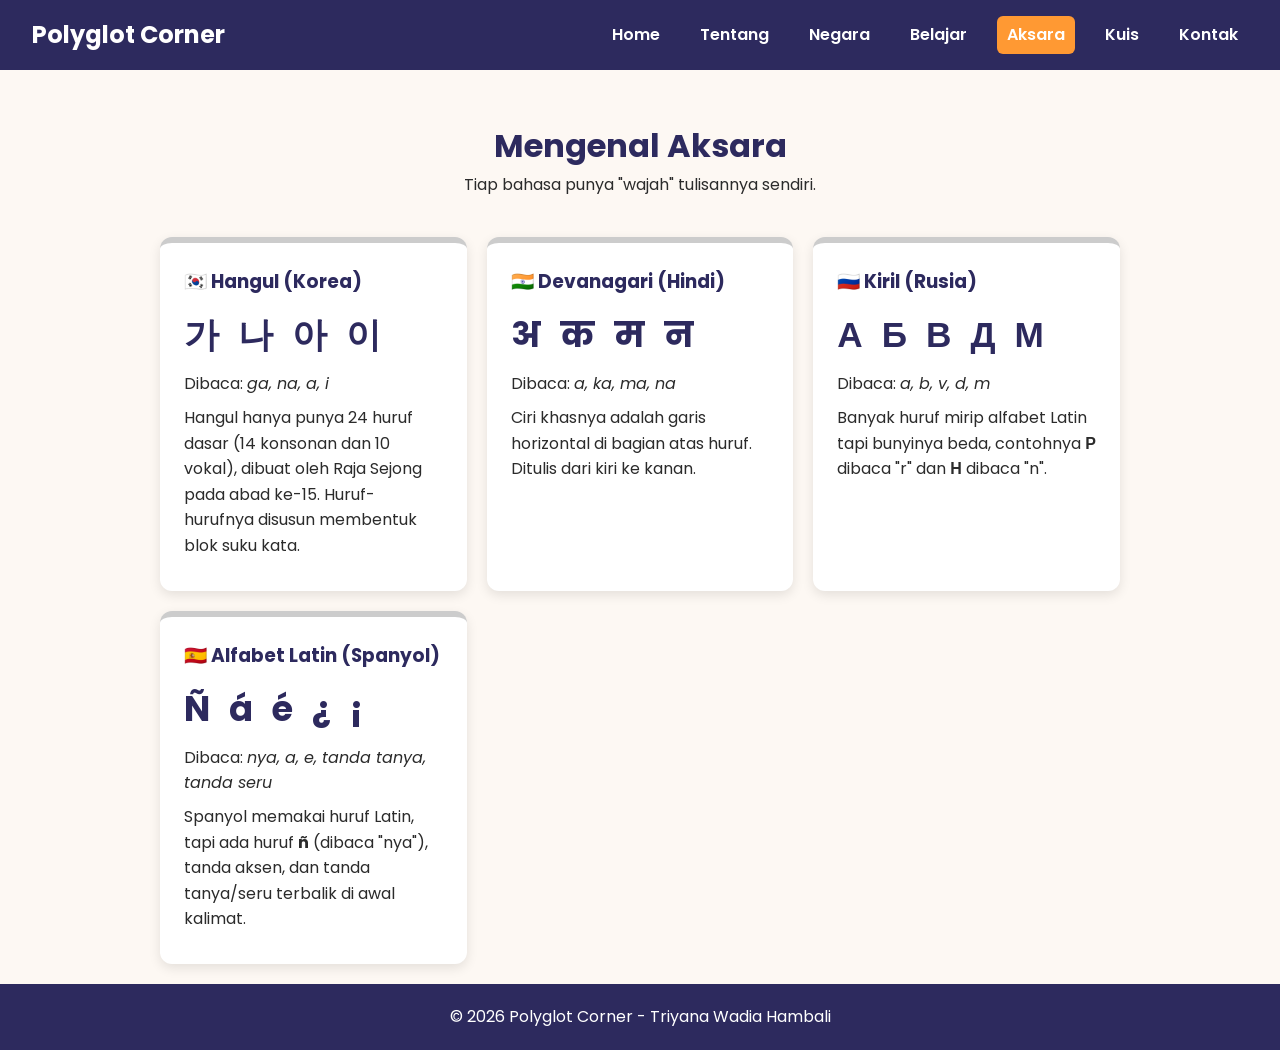
<file: aksara.html>
<!DOCTYPE html>
<html lang="id">
    <head>
        <meta charset="UTF-8">
        <meta name="viewport" content="width=device-width, initial-scale=1.0">
        <title>Polyglot Corner</title>
        <link rel="stylesheet" href="style.css">
        <link href="https://fonts.googleapis.com/css2?family=Poppins:wght@400;600;700&display=swap" rel="stylesheet">
    </head>
    <body>

        <header id="triyana_header">
            <h1 class="triyana_logo">Polyglot Corner</h1>
            <button id="triyana_hamburger" class="triyana_hamburger" aria-label="Buka menu">☰</button>
            <nav class="triyana_menu" id="triyana_menu">
                <a href="index.html#triyana_home">Home</a>
                <a href="index.html#triyana_tentang">Tentang</a>
                <a href="negara.html">Negara</a>
                <a href="belajar.html">Belajar</a>
                <a href="aksara.html">Aksara</a>
                <a href="kuis.html">Kuis</a>
                <a href="index.html#triyana_kontak">Kontak</a>
            </nav>
        </header>

       <main id="triyana_main">
            <section class="triyana_judul_halaman">
                <h2>Mengenal Aksara</h2>
                <p>Tiap bahasa punya "wajah" tulisannya sendiri.</p>
            </section>

            <section class="triyana_aksara_wrap">

                <article class="triyana_aksara_kartu triyana_korea">
                    <h3>🇰🇷 Hangul (Korea)</h3>
                    <p class="triyana_huruf_besar">가 나 아 이</p>
                    <p>Dibaca: <em>ga, na, a, i</em></p>
                    <p>Hangul hanya punya 24 huruf dasar (14 konsonan dan 10 vokal), dibuat oleh Raja Sejong pada abad ke-15. Huruf-hurufnya disusun membentuk blok suku kata.</p>
                </article>

                <article class="triyana_aksara_kartu triyana_india">
                    <h3>🇮🇳 Devanagari (Hindi)</h3>
                    <p class="triyana_huruf_besar">अ क म न</p>
                    <p>Dibaca: <em>a, ka, ma, na</em></p>
                    <p>Ciri khasnya adalah garis horizontal di bagian atas huruf. Ditulis dari kiri ke kanan.</p>
                </article>

                <article class="triyana_aksara_kartu triyana_rusia">
                    <h3>🇷🇺 Kiril (Rusia)</h3>
                    <p class="triyana_huruf_besar">А Б В Д М</p>
                    <p>Dibaca: <em>a, b, v, d, m</em></p>
                    <p>Banyak huruf mirip alfabet Latin tapi bunyinya beda, contohnya <strong>Р</strong> dibaca "r" dan <strong>Н</strong> dibaca "n".</p>
                </article>

                <article class="triyana_aksara_kartu triyana_spanyol">
                    <h3>🇪🇸 Alfabet Latin (Spanyol)</h3>
                    <p class="triyana_huruf_besar">Ñ á é ¿ ¡</p>
                    <p>Dibaca: <em>nya, a, e, tanda tanya, tanda seru</em></p>
                    <p>Spanyol memakai huruf Latin, tapi ada huruf <strong>ñ</strong> (dibaca "nya"), tanda aksen, dan tanda tanya/seru terbalik di awal kalimat.</p>
                </article>

            </section>
        </main>

        <footer id="triyana_footer">
            <p>&copy; 2026 Polyglot Corner - Triyana Wadia Hambali</p>
        </footer>

        <script src="script.js"></script>
    </body>
</html>
</file>
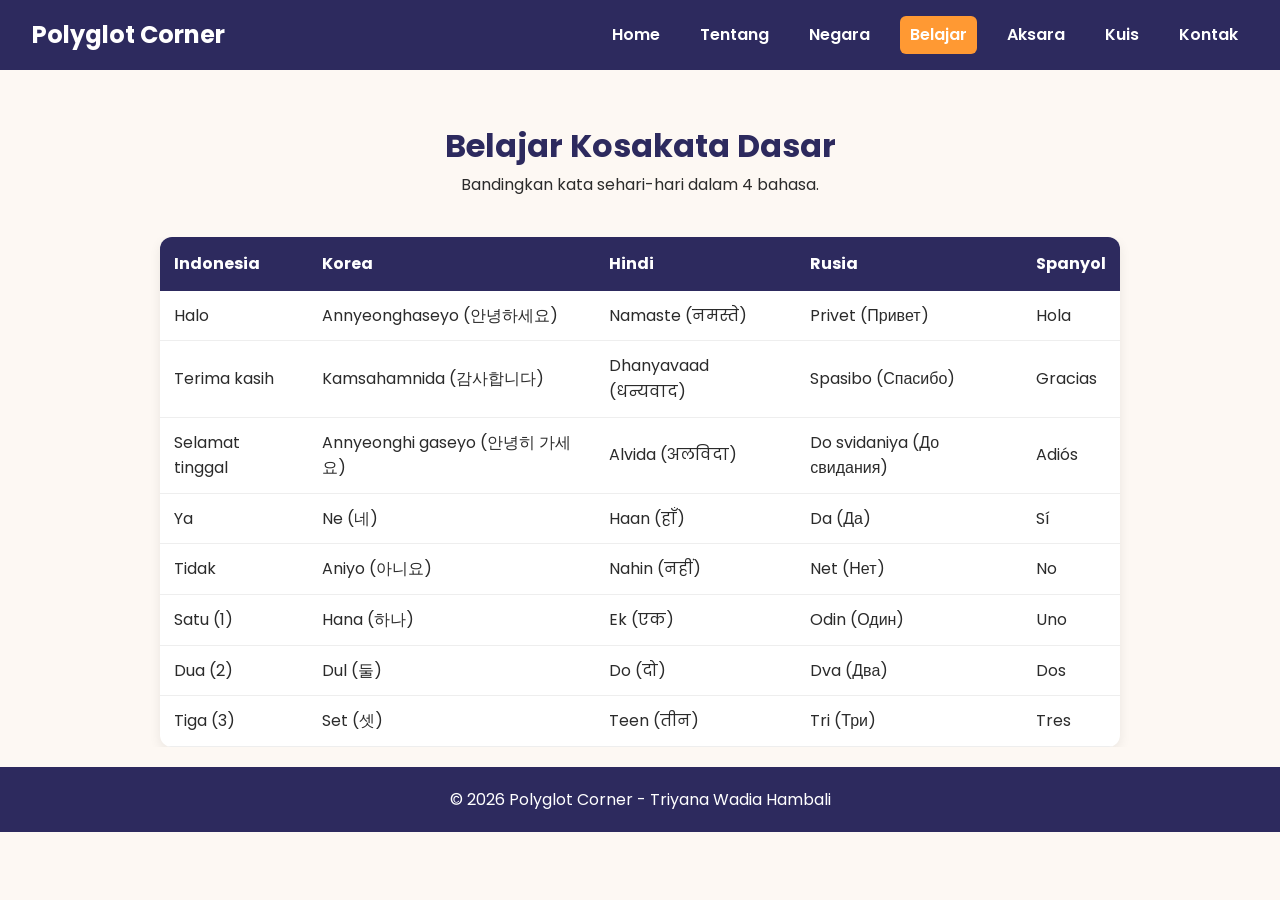
<file: belajar.html>
<!DOCTYPE html>
<html lang="id">
    <head>
        <meta charset="UTF-8">
        <meta name="viewport" content="width=device-width, initial-scale=1.0">
        <title>Polyglot Corner</title>
        <link rel="stylesheet" href="style.css">
        <link href="https://fonts.googleapis.com/css2?family=Poppins:wght@400;600;700&display=swap" rel="stylesheet">
    </head>
    <body>

        <header id="triyana_header">
            <h1 class="triyana_logo">Polyglot Corner</h1>
            <button id="triyana_hamburger" class="triyana_hamburger" aria-label="Buka menu">☰</button>
            <nav class="triyana_menu" id="triyana_menu">
                <a href="index.html#triyana_home">Home</a>
                <a href="index.html#triyana_tentang">Tentang</a>
                <a href="negara.html">Negara</a>
                <a href="belajar.html">Belajar</a>
                <a href="aksara.html">Aksara</a>
                <a href="kuis.html">Kuis</a>
                <a href="index.html#triyana_kontak">Kontak</a>
            </nav>
        </header>

        <main id="triyana_main">
            <section class="triyana_judul_halaman">
                <h2>Belajar Kosakata Dasar</h2>
                <p>Bandingkan kata sehari-hari dalam 4 bahasa.</p>
            </section>

            <div class="triyana_tabel_wrap">
                <table class="triyana_tabel">
                    <thead>
                        <tr>
                        <th>Indonesia</th>
                        <th>Korea</th>
                        <th>Hindi</th>
                        <th>Rusia</th>
                        <th>Spanyol</th>
                        </tr>
                    </thead>
                    <tbody>
                        <tr><td>Halo</td><td>Annyeonghaseyo (안녕하세요)</td><td>Namaste (नमस्ते)</td><td>Privet (Привет)</td><td>Hola</td></tr>
                        <tr><td>Terima kasih</td><td>Kamsahamnida (감사합니다)</td><td>Dhanyavaad (धन्यवाद)</td><td>Spasibo (Спасибо)</td><td>Gracias</td></tr>
                        <tr><td>Selamat tinggal</td><td>Annyeonghi gaseyo (안녕히 가세요)</td><td>Alvida (अलविदा)</td><td>Do svidaniya (До свидания)</td><td>Adiós</td></tr>
                        <tr><td>Ya</td><td>Ne (네)</td><td>Haan (हाँ)</td><td>Da (Да)</td><td>Sí</td></tr>
                        <tr><td>Tidak</td><td>Aniyo (아니요)</td><td>Nahin (नहीं)</td><td>Net (Нет)</td><td>No</td></tr>
                        <tr><td>Satu (1)</td><td>Hana (하나)</td><td>Ek (एक)</td><td>Odin (Один)</td><td>Uno</td></tr>
                        <tr><td>Dua (2)</td><td>Dul (둘)</td><td>Do (दो)</td><td>Dva (Два)</td><td>Dos</td></tr>
                        <tr><td>Tiga (3)</td><td>Set (셋)</td><td>Teen (तीन)</td><td>Tri (Три)</td><td>Tres</td></tr>
                    </tbody>
                </table>
            </div>
        </main>

        <footer id="triyana_footer">
            <p>&copy; 2026 Polyglot Corner - Triyana Wadia Hambali</p>
        </footer>

        <script src="script.js"></script>
    </body>
</html>
</file>
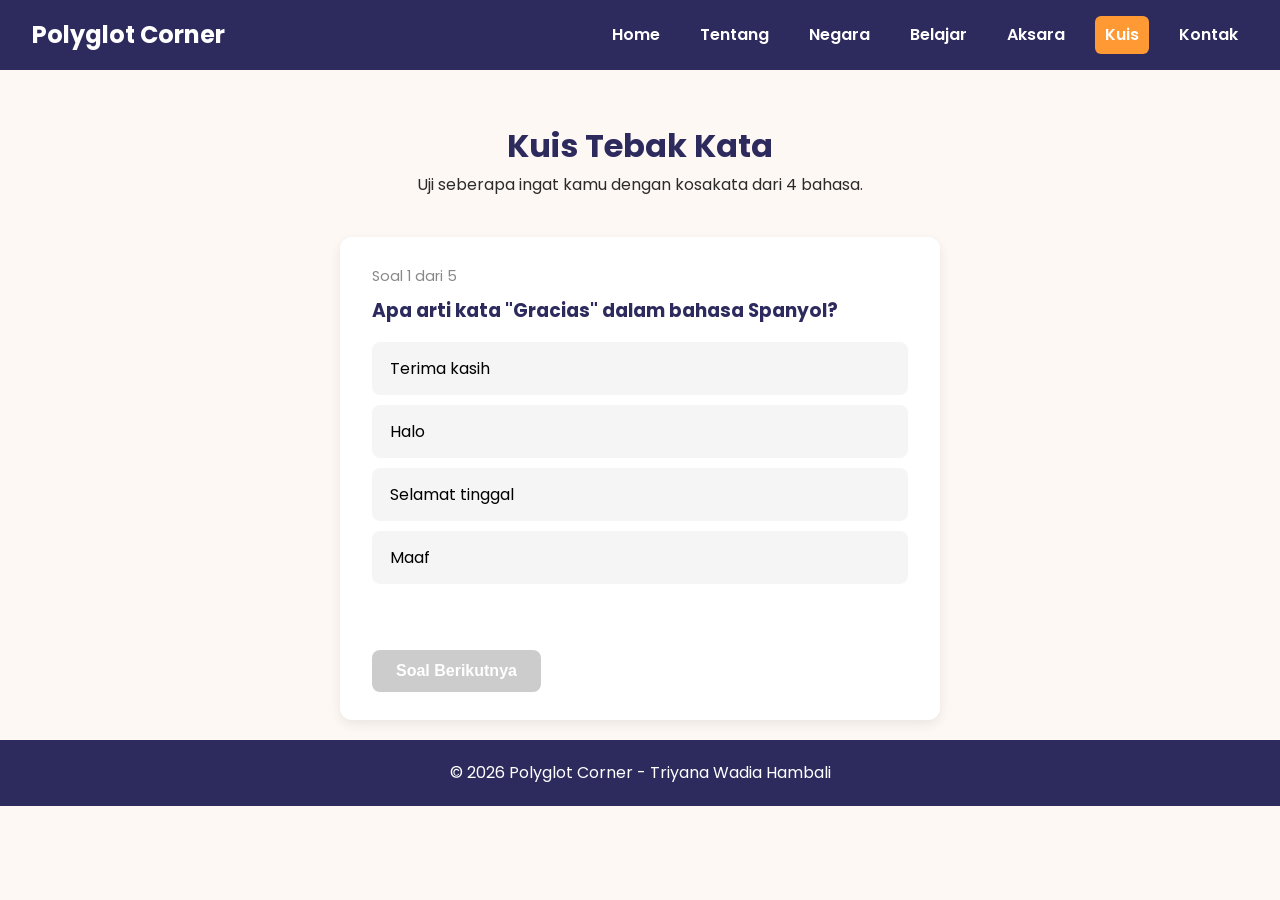
<file: kuis.html>
<!DOCTYPE html>
<html lang="id">
    <head>
        <meta charset="UTF-8">
        <meta name="viewport" content="width=device-width, initial-scale=1.0">
        <title>Polyglot Corner</title>
        <link rel="stylesheet" href="style.css">
        <link href="https://fonts.googleapis.com/css2?family=Poppins:wght@400;600;700&display=swap" rel="stylesheet">
    </head>
    <body>

        <header id="triyana_header">
            <h1 class="triyana_logo">Polyglot Corner</h1>
            <button id="triyana_hamburger" class="triyana_hamburger" aria-label="Buka menu">☰</button>
            <nav class="triyana_menu" id="triyana_menu">
                <a href="index.html#triyana_home">Home</a>
                <a href="index.html#triyana_tentang">Tentang</a>
                <a href="negara.html">Negara</a>
                <a href="belajar.html">Belajar</a>
                <a href="aksara.html">Aksara</a>
                <a href="kuis.html">Kuis</a>
                <a href="index.html#triyana_kontak">Kontak</a>
            </nav>
        </header>

       <main id="triyana_main">
            <section class="triyana_judul_halaman">
                <h2>Kuis Tebak Kata</h2>
                <p>Uji seberapa ingat kamu dengan kosakata dari 4 bahasa.</p>
            </section>

            <section class="triyana_kuis_box">

                <div id="triyana_kuis_area">
                <p id="triyana_kuis_progress"></p>
                <h3 id="triyana_kuis_soal"></h3>
                <div id="triyana_kuis_opsi"></div>
                <p id="triyana_kuis_feedback"></p>
                <button id="triyana_kuis_next" class="triyana_tombol">Soal Berikutnya</button>
                </div>

                <div id="triyana_kuis_hasil">
                <h3>Kuis Selesai! 🎉</h3>
                <p id="triyana_kuis_skor"></p>
                <button id="triyana_kuis_ulang" class="triyana_tombol">Main Lagi</button>
                </div>

            </section>
        </main>

        <footer id="triyana_footer">
            <p>&copy; 2026 Polyglot Corner - Triyana Wadia Hambali</p>
        </footer>

        <script src="script.js"></script>
    </body>
</html>
</file>
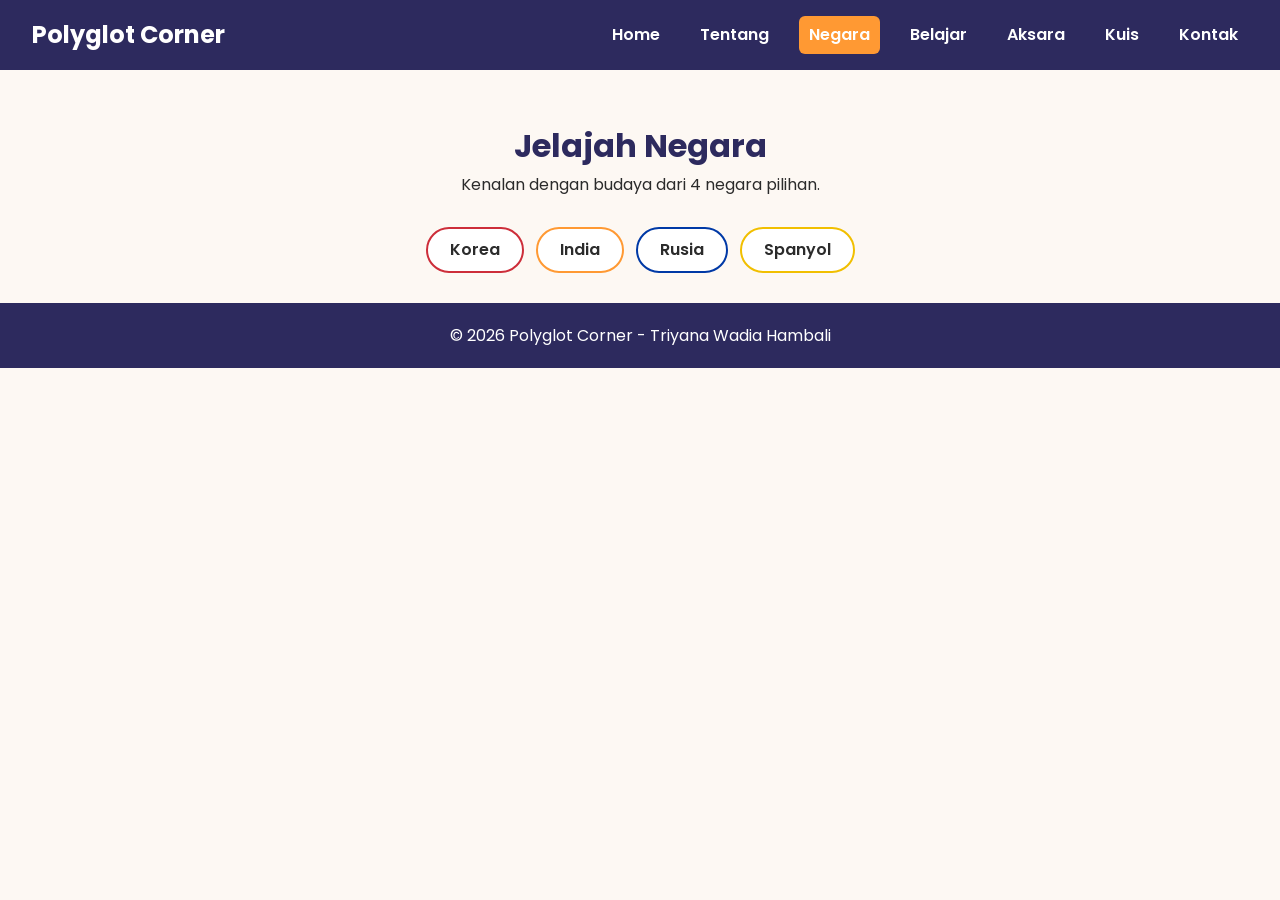
<file: negara.html>
<!DOCTYPE html>
<html lang="id">
  <head>
    <meta charset="UTF-8">
    <meta name="viewport" content="width=device-width, initial-scale=1.0">
    <title>Negara - Polyglot Corner</title>
    <link href="https://fonts.googleapis.com/css2?family=Poppins:wght@400;600;700&display=swap" rel="stylesheet">
    <link rel="stylesheet" href="style.css">
  </head>
  <body>

    <header id="triyana_header">
      <h1 class="triyana_logo"><a href="index.html#triyana_home">Polyglot Corner</a></h1>
      <button id="triyana_hamburger" class="triyana_hamburger" aria-label="Buka menu">☰</button>
      <nav class="triyana_menu" id="triyana_menu">
        <a href="index.html#triyana_home">Home</a>
        <a href="index.html#triyana_tentang">Tentang</a>
        <a href="negara.html">Negara</a>
        <a href="belajar.html">Belajar</a>
        <a href="aksara.html">Aksara</a>
        <a href="kuis.html">Kuis</a>
        <a href="index.html#triyana_kontak">Kontak</a>
      </nav>
    </header>

    <main id="triyana_main">

      <section class="triyana_judul_halaman">
        <h2>Jelajah Negara</h2>
        <p>Kenalan dengan budaya dari 4 negara pilihan.</p>
      </section>

      <!-- Tombol loncat ke negara -->
      <nav class="triyana_subnav">
        <a href="korea.html" class="triyana_pill triyana_korea">Korea</a>
        <a href="india.html" class="triyana_pill triyana_india">India</a>
        <a href="rusia.html" class="triyana_pill triyana_rusia">Rusia</a>
        <a href="spanyol.html" class="triyana_pill triyana_spanyol">Spanyol</a>
      </nav>
    </main>
    <footer id="triyana_footer">
      <p>&copy; 2026 Polyglot Corner - Triyana Wadia Hambali</p>
    </footer>
    <script src="script.js"></script>
  </body>
</html>
</file>
<file: style.css>
/* 1. WARNA & RESET */
:root {
  --triyana_bg: #fdf8f3;
  --triyana_utama: #2d2a5e;
  --triyana_aksen: #ff9933;
  --triyana_teks: #2b2b2b;
}

* {
  margin: 0;
  padding: 0;
  box-sizing: border-box;
}

html {
  scroll-behavior: smooth;
}

body {
  font-family: 'Poppins', 'Noto Sans', sans-serif;
  background: var(--triyana_bg);
  color: var(--triyana_teks);
  line-height: 1.6;
}

/* 2. HEADER & MENU */
#triyana_header {
  background: var(--triyana_utama);
  color: white;
  padding: 16px 32px;
  display: flex;
  justify-content: space-between;
  align-items: center;
  flex-wrap: wrap;
  gap: 12px;
  position: sticky;
  top: 0;
  z-index: 100;
}

.triyana_logo {
  font-size: 1.5rem;
}

.triyana_logo a {
  color: white;
  text-decoration: none;
}

.triyana_hamburger {
  display: none;
  background: none;
  border: none;
  color: white;
  font-size: 1.8rem;
  cursor: pointer;
}

.triyana_menu {
  display: flex;
  gap: 20px;
  flex-wrap: wrap;
}

.triyana_menu a {
  color: white;
  text-decoration: none;
  font-weight: 600;
  padding: 6px 10px;
  border-radius: 6px;
  transition: background 0.3s;
}

.triyana_menu a:hover {
  background: var(--triyana_aksen);
}

.triyana_menu a.triyana_aktif {
  background: var(--triyana_aksen);
}

/* 3. HERO LAYAR PENUH (HOME) */
.triyana_hero_utama {
  min-height: calc(100vh - 70px);
  display: flex;
  align-items: center;
  justify-content: center;
  text-align: center;
  padding: 40px 20px;
  background: linear-gradient(135deg, #2d2a5e, #ff9933);
  color: white;
}

.triyana_hero_isi {
  max-width: 760px;
}

.triyana_hero_isi > * {
  opacity: 0;
  animation: triyana_muncul 0.9s ease forwards;
}

.triyana_hero_isi > *:nth-child(1) { animation-delay: 0.1s; }
.triyana_hero_isi > *:nth-child(2) { animation-delay: 0.4s; }
.triyana_hero_isi > *:nth-child(3) { animation-delay: 0.7s; }
.triyana_hero_isi > *:nth-child(4) { animation-delay: 1s; }

@keyframes triyana_muncul {
  from { opacity: 0; transform: translateY(30px); }
  to   { opacity: 1; transform: translateY(0); }
}

.triyana_sapaan {
  font-size: 1.2rem;
  margin-bottom: 8px;
}

.triyana_hero_utama h2 {
  font-size: 2.8rem;
  margin-bottom: 16px;
}

.triyana_hero_cerita {
  font-size: 1.1rem;
  margin-bottom: 28px;
}

.triyana_hero_tombol {
  display: flex;
  gap: 14px;
  justify-content: center;
  flex-wrap: wrap;
}

/* 4. SECTION HALAMAN SCROLL */
.triyana_section {
  padding: 80px 20px;
  scroll-margin-top: 70px;
}

.triyana_section_alt {
  background: white;
}

.triyana_section_isi {
  max-width: 1000px;
  margin: 0 auto;
}

.triyana_section_judul {
  text-align: center;
  color: var(--triyana_utama);
  font-size: 2rem;
  margin-bottom: 30px;
}

/* Tentang (di dalam index) */
.triyana_tentang_grid {
  display: grid;
  grid-template-columns: 1fr 1.4fr;
  gap: 30px;
  align-items: center;
}

.triyana_foto_tentang {
  width: 100%;
  aspect-ratio: 4 / 5;
  object-fit: cover;
  border-radius: 16px;
  box-shadow: 0 6px 18px rgba(0, 0, 0, 0.15);
}

.triyana_tentang_grid p {
  margin-bottom: 14px;
}

/* Animasi muncul saat discroll */
.triyana_reveal {
  opacity: 0;
  transform: translateY(40px);
  transition: opacity 0.8s ease, transform 0.8s ease;
}

.triyana_reveal.triyana_tampil {
  opacity: 1;
  transform: translateY(0);
}

/* 5. KARTU NEGARA (HOME)  */
.triyana_negara_wrap {
  display: grid;
  grid-template-columns: repeat(auto-fit, minmax(220px, 1fr));
  gap: 20px;
  max-width: 1000px;
  margin: 0 auto;
  padding: 0 20px;
}

.triyana_kartu {
  background: white;
  padding: 40px 20px;
  text-align: center;
  font-size: 1.3rem;
  font-weight: 700;
  border-radius: 12px;
  border-top: 6px solid #ccc;
  box-shadow: 0 4px 12px rgba(0, 0, 0, 0.1);
  transition: transform 0.3s;
}

.triyana_kartu:hover {
  transform: translateY(-8px);
}

a.triyana_kartu {
  display: block;
  text-decoration: none;
  color: var(--triyana_teks);
}

.triyana_bendera {
  width: 36px;
  vertical-align: middle;
  margin-right: 8px;
  border-radius: 4px;
}

.triyana_korea   { border-top-color: #cd2e3a; --triyana_warna: #cd2e3a; }
.triyana_india   { border-top-color: #ff9933; --triyana_warna: #ff9933; }
.triyana_rusia   { border-top-color: #0039a6; --triyana_warna: #0039a6; }
.triyana_spanyol { border-top-color: #f1bf00; --triyana_warna: #f1bf00; }

/* 6. FOOTER */
#triyana_footer {
  background: var(--triyana_utama);
  color: white;
  text-align: center;
  padding: 20px;
}

/* 7. JUDUL HALAMAN (Negara, Belajar, Aksara, Kuis) */
.triyana_judul_halaman {
  text-align: center;
  padding: 50px 20px 20px;
}

.triyana_judul_halaman h2 {
  color: var(--triyana_utama);
  font-size: 2rem;
}

/* 8. HALAMAN NEGARA (DENGAN FOTO) */
.triyana_subnav {
  display: flex;
  justify-content: center;
  gap: 12px;
  flex-wrap: wrap;
  padding: 10px 20px 30px;
}

.triyana_pill {
  text-decoration: none;
  color: var(--triyana_teks);
  background: white;
  font-weight: 600;
  padding: 8px 22px;
  border-radius: 30px;
  border: 2px solid var(--triyana_warna);
  transition: background 0.3s, color 0.3s;
}

.triyana_pill:hover {
  background: var(--triyana_warna);
  color: white;
}

.triyana_negara_sec {
  max-width: 1000px;
  margin: 0 auto 70px;
  padding: 0 20px;
  scroll-margin-top: 80px;
}

/* Banner foto utama */
.triyana_banner {
  position: relative;
  height: 340px;
  border-radius: 18px;
  overflow: hidden;
  background: linear-gradient(135deg, var(--triyana_warna), var(--triyana_utama));
  box-shadow: 0 6px 18px rgba(0, 0, 0, 0.18);
}

.triyana_banner > img {
  position: absolute;
  inset: 0;
  width: 100%;
  height: 100%;
  object-fit: cover;
}

.triyana_banner::after {
  content: "";
  position: absolute;
  inset: 0;
  background: linear-gradient(to top, rgba(0, 0, 0, 0.65), rgba(0, 0, 0, 0) 60%);
}

.triyana_banner_isi {
  position: absolute;
  left: 28px;
  bottom: 22px;
  z-index: 2;
  color: white;
}

.triyana_banner_isi h3 {
  font-size: 2.2rem;
  line-height: 1.2;
}

/* Perkenalan & fakta cepat */
.triyana_perkenalan {
  background: white;
  margin: 24px 0;
  padding: 26px 28px;
  border-radius: 14px;
  border-left: 6px solid var(--triyana_warna);
  box-shadow: 0 4px 12px rgba(0, 0, 0, 0.08);
}

.triyana_fakta_grid {
  display: grid;
  grid-template-columns: repeat(auto-fit, minmax(150px, 1fr));
  gap: 12px;
  margin: 18px 0;
}

.triyana_fakta_item {
  background: var(--triyana_bg);
  border-radius: 10px;
  padding: 12px 14px;
}

.triyana_fakta_item span {
  display: block;
  font-size: 0.8rem;
  color: #777;
}

.triyana_fakta_item strong {
  color: var(--triyana_utama);
}

.triyana_link_belajar a {
  color: var(--triyana_utama);
  font-weight: 600;
}

/* Blok foto + keterangan (zig-zag) */
.triyana_blok {
  display: grid;
  grid-template-columns: 1fr 1fr;
  gap: 26px;
  align-items: center;
  margin: 28px 0;
}

.triyana_blok_foto {
  height: 270px;
  border-radius: 16px;
  overflow: hidden;
  background: linear-gradient(135deg, var(--triyana_warna), var(--triyana_utama));
  box-shadow: 0 6px 16px rgba(0, 0, 0, 0.15);
}

.triyana_blok_foto img {
  width: 100%;
  height: 100%;
  object-fit: cover;
  transition: transform 0.5s;
}

.triyana_blok_foto:hover img {
  transform: scale(1.06);
}

.triyana_blok_balik .triyana_blok_foto {
  order: 2;
}

.triyana_tag {
  display: inline-block;
  background: var(--triyana_warna);
  color: white;
  font-size: 0.8rem;
  font-weight: 600;
  padding: 4px 12px;
  border-radius: 20px;
  margin-bottom: 8px;
}

.triyana_blok_teks h4 {
  color: var(--triyana_utama);
  font-size: 1.3rem;
  margin-bottom: 8px;
}

.triyana_kredit {
  text-align: center;
  font-size: 0.85rem;
  color: #888;
  padding: 0 20px 30px;
}

/* 9. HALAMAN BELAJAR (TABEL) */
.triyana_tabel_wrap {
  max-width: 1000px;
  margin: 20px auto;
  padding: 0 20px;
  overflow-x: auto;
}

.triyana_tabel {
  width: 100%;
  border-collapse: collapse;
  background: white;
  border-radius: 12px;
  overflow: hidden;
  box-shadow: 0 4px 12px rgba(0, 0, 0, 0.08);
}

.triyana_tabel th {
  background: var(--triyana_utama);
  color: white;
  padding: 14px;
  text-align: left;
}

.triyana_tabel td {
  padding: 12px 14px;
  border-bottom: 1px solid #eee;
}

.triyana_tabel tbody tr:hover {
  background: #fff3e6;
}

/* 10. HALAMAN AKSARA */
.triyana_aksara_wrap {
  display: grid;
  grid-template-columns: repeat(auto-fit, minmax(260px, 1fr));
  gap: 20px;
  max-width: 1000px;
  margin: 20px auto;
  padding: 0 20px;
}

.triyana_aksara_kartu {
  background: white;
  padding: 24px;
  border-radius: 12px;
  border-top: 6px solid #ccc;
  box-shadow: 0 4px 12px rgba(0, 0, 0, 0.1);
}

.triyana_aksara_kartu h3 {
  color: var(--triyana_utama);
  margin-bottom: 10px;
}

.triyana_aksara_kartu p {
  margin-bottom: 8px;
}

.triyana_huruf_besar {
  font-size: 2.2rem;
  font-weight: 700;
  letter-spacing: 6px;
  color: var(--triyana_utama);
}

/* 11. KONTAK (FORM) & TOMBOL */
.triyana_form_box {
  background: white;
  max-width: 600px;
  margin: 0 auto;
  padding: 28px 32px;
  border-radius: 12px;
  box-shadow: 0 4px 12px rgba(0, 0, 0, 0.08);
}

.triyana_form_box label {
  display: block;
  margin: 14px 0 6px;
  font-weight: 600;
  color: var(--triyana_utama);
}

.triyana_form_box input,
.triyana_form_box select,
.triyana_form_box textarea {
  width: 100%;
  padding: 10px 12px;
  border: 1px solid #ccc;
  border-radius: 8px;
  font-family: inherit;
  font-size: 1rem;
}

.triyana_form_box input:focus,
.triyana_form_box select:focus,
.triyana_form_box textarea:focus {
  outline: none;
  border-color: var(--triyana_aksen);
}

.triyana_tombol {
  margin-top: 18px;
  background: var(--triyana_utama);
  color: white;
  border: none;
  padding: 12px 24px;
  border-radius: 8px;
  font-size: 1rem;
  font-weight: 600;
  cursor: pointer;
  transition: background 0.3s;
}

.triyana_tombol:hover {
  background: var(--triyana_aksen);
}

a.triyana_tombol {
  display: inline-block;
  text-decoration: none;
  margin-top: 0;
}

.triyana_tombol_outline {
  background: transparent;
  border: 2px solid white;
}

.triyana_tombol_outline:hover {
  background: white;
  color: var(--triyana_utama);
}

#triyana_notif {
  margin-top: 14px;
  font-weight: 600;
}

/* 12. HALAMAN KUIS */
.triyana_kuis_box {
  background: white;
  max-width: 600px;
  margin: 20px auto;
  padding: 28px 32px;
  border-radius: 12px;
  box-shadow: 0 4px 12px rgba(0, 0, 0, 0.08);
}

#triyana_kuis_progress {
  color: #888;
  font-size: 0.9rem;
  margin-bottom: 8px;
}

#triyana_kuis_soal {
  color: var(--triyana_utama);
  margin-bottom: 16px;
}

.triyana_opsi {
  display: block;
  width: 100%;
  text-align: left;
  padding: 12px 16px;
  margin-bottom: 10px;
  background: #f5f5f5;
  border: 2px solid transparent;
  border-radius: 8px;
  font-family: inherit;
  font-size: 1rem;
  cursor: pointer;
  transition: background 0.3s;
}

.triyana_opsi:hover:not(:disabled) {
  background: #fff3e6;
}

.triyana_opsi.triyana_benar {
  background: #d4f5dd;
  border-color: #2e9e57;
}

.triyana_opsi.triyana_salah {
  background: #fadadd;
  border-color: #d64545;
}

#triyana_kuis_feedback {
  margin: 12px 0;
  font-weight: 600;
  min-height: 24px;
}

#triyana_kuis_next:disabled {
  background: #ccc;
  cursor: not-allowed;
}

#triyana_kuis_hasil {
  display: none;
  text-align: center;
}

#triyana_kuis_skor {
  font-size: 1.4rem;
  font-weight: 700;
  margin: 14px 0;
  color: var(--triyana_utama);
}

/*  13. RESPONSIVE (HP & TABLET) - HARUS PALING BAWAH  */
@media (max-width: 768px) {
  #triyana_header {
    flex-direction: row;
    justify-content: space-between;
    align-items: center;
  }

  .triyana_hamburger {
    display: block;
  }

  .triyana_menu {
    display: none;
    flex-direction: column;
    width: 100%;
    gap: 6px;
  }

  .triyana_menu.triyana_buka {
    display: flex;
  }

  .triyana_menu a {
    padding: 10px;
  }

  .triyana_hero_utama h2 {
    font-size: 2rem;
  }

  .triyana_judul_halaman h2,
  .triyana_section_judul {
    font-size: 1.6rem;
  }

  .triyana_section {
    padding: 60px 16px;
  }

  .triyana_tentang_grid {
    grid-template-columns: 1fr;
  }

  .triyana_form_box,
  .triyana_kuis_box {
    padding: 20px;
  }

  .triyana_banner {
    height: 240px;
  }

  .triyana_banner_isi h3 {
    font-size: 1.7rem;
  }

  .triyana_blok {
    grid-template-columns: 1fr;
  }

  .triyana_blok_balik .triyana_blok_foto {
    order: 0;
  }

  .triyana_blok_foto {
    height: 220px;
  }
}
/* TRANSISI ANTAR HALAMAN */
main,
footer {
  animation: triyana_halaman_masuk 0.7s ease both;
}

@keyframes triyana_halaman_masuk {
  from { opacity: 0; transform: translateY(24px); }
  to   { opacity: 1; transform: none; }
}

body {
  transition: opacity 0.35s ease;
}

body.triyana_keluar {
  opacity: 0;
}

@media (prefers-reduced-motion: reduce) {
  main,
  footer {
    animation: none;
  }

  body {
    transition: none;
  }
}
/*  KARTU SOSMED (KONTAK)  */
.triyana_kontak_intro {
  text-align: center;
  max-width: 560px;
  margin: -10px auto 28px;
  color: #555;
}

.triyana_sosmed_wrap {
  display: flex;
  justify-content: center;
  gap: 16px;
  flex-wrap: wrap;
  max-width: 640px;
  margin: 0 auto 32px;
}

.triyana_sosmed_kartu {
  display: flex;
  align-items: center;
  gap: 14px;
  flex: 1 1 260px;
  background: white;
  padding: 16px 20px;
  border-radius: 14px;
  text-decoration: none;
  color: var(--triyana_teks);
  box-shadow: 0 4px 12px rgba(0, 0, 0, 0.1);
  transition: transform 0.3s, box-shadow 0.3s;
}

.triyana_sosmed_kartu:hover {
  transform: translateY(-5px);
  box-shadow: 0 10px 20px rgba(0, 0, 0, 0.16);
}

.triyana_sosmed_ikon {
  width: 48px;
  height: 48px;
  border-radius: 12px;
  display: flex;
  align-items: center;
  justify-content: center;
  color: white;
  flex-shrink: 0;
}

.triyana_sosmed_ikon svg {
  width: 26px;
  height: 26px;
}

.triyana_sosmed_ig .triyana_sosmed_ikon {
  background: linear-gradient(45deg, #f09433, #dc2743, #bc1888);
}

.triyana_sosmed_mail .triyana_sosmed_ikon {
  background: #ea4335;
}

.triyana_sosmed_teks {
  display: flex;
  flex-direction: column;
  min-width: 0;
}

.triyana_sosmed_teks strong {
  color: var(--triyana_utama);
}

.triyana_sosmed_teks small {
  color: #777;
  word-break: break-all;
}
</file>
